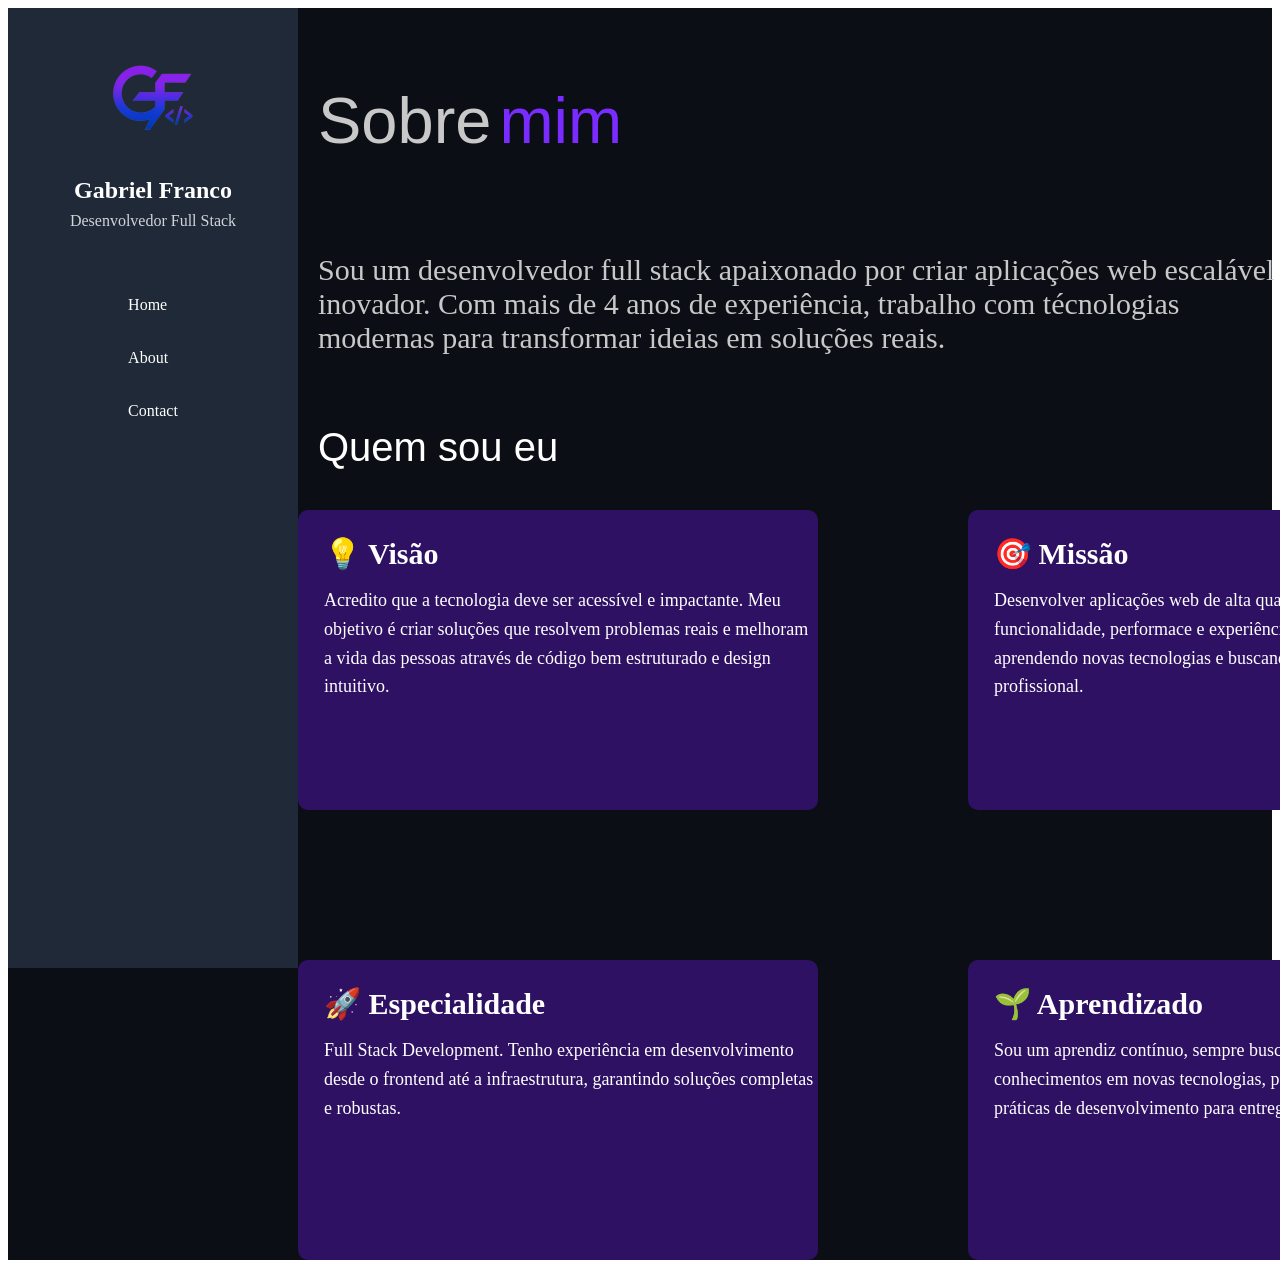
<file: pages/about.html>
<!DOCTYPE html>
<html lang="pt-BR">

<head>
    <meta charset="UTF-8">
    <title>About</title>

    <link rel="stylesheet" href="../frontend/css/header.css">
    <link rel="stylesheet" href="../frontend/css/about.css">
    <link rel="stylesheet" href="../frontend/css/index.css">
</head>

<body>

<div class="layout">

    <div id="sidebar"></div>

        <main class = "conteudo">

            <div class = "sobre"> 
            <p id="text1">Sobre</p>
            <p id="text2">mim</p>
            </div>

            <p id="text3"> 
                Sou um desenvolvedor full stack apaixonado por criar aplicações
                web escalável e inovador. Com mais de 4 anos de experiência,
                trabalho com técnologias modernas para transformar ideias em 
                soluções reais.            
            </p> 
            
            <p id="text4">
                Quem sou eu
            </p>

            <div class="container">
                <div class="bloco">
                    <h2 class="titulo">💡 Visão</h2>
                    <p class="texto">
                        Acredito que a tecnologia deve ser acessível e impactante.
                        Meu objetivo é criar soluções que resolvem problemas
                        reais e melhoram a vida das pessoas através de código
                        bem estruturado e design intuitivo.
                    </p>    
                </div>

                <div class="bloco">
                    <h2 class="titulo">🎯 Missão</h2>
                    <p class="texto">
                        Desenvolver aplicações web de alta qualidade que
                        combinam funcionalidade, performace e experiência do 
                        usuário. Estou sempre aprendendo novas tecnologias e 
                        buscando evoluir como profissional.
                    </p>  
                </div>
                    
                <div class="bloco">
                    <h2 class="titulo">🚀 Especialidade</h2>
                    <p class="texto">
                        Full Stack Development. Tenho experiência
                        em desenvolvimento desde o frontend até a infraestrutura, garantindo soluções completas e 
                        robustas.
                    </p>  
                </div>
                
                <div class="bloco">
                    <h2 class="titulo">🌱 Aprendizado</h2>
                    <p class="texto">
                        Sou um aprendiz contínuo, sempre buscando aprofundar meus conhecimentos em novas
                        tecnologias, padrões de design e melhores práticas de desenvolvimento para entregar cada vez 
                        mais valor.
                    </p>  
                </div>
            </div>

          

        </main>

</div>

<script>
fetch("../components/sidebar.html")
    .then(r => r.text())
    .then(html => {
        document.getElementById("sidebar").innerHTML = html;
    });
</script>

</body>
</html>
</file>
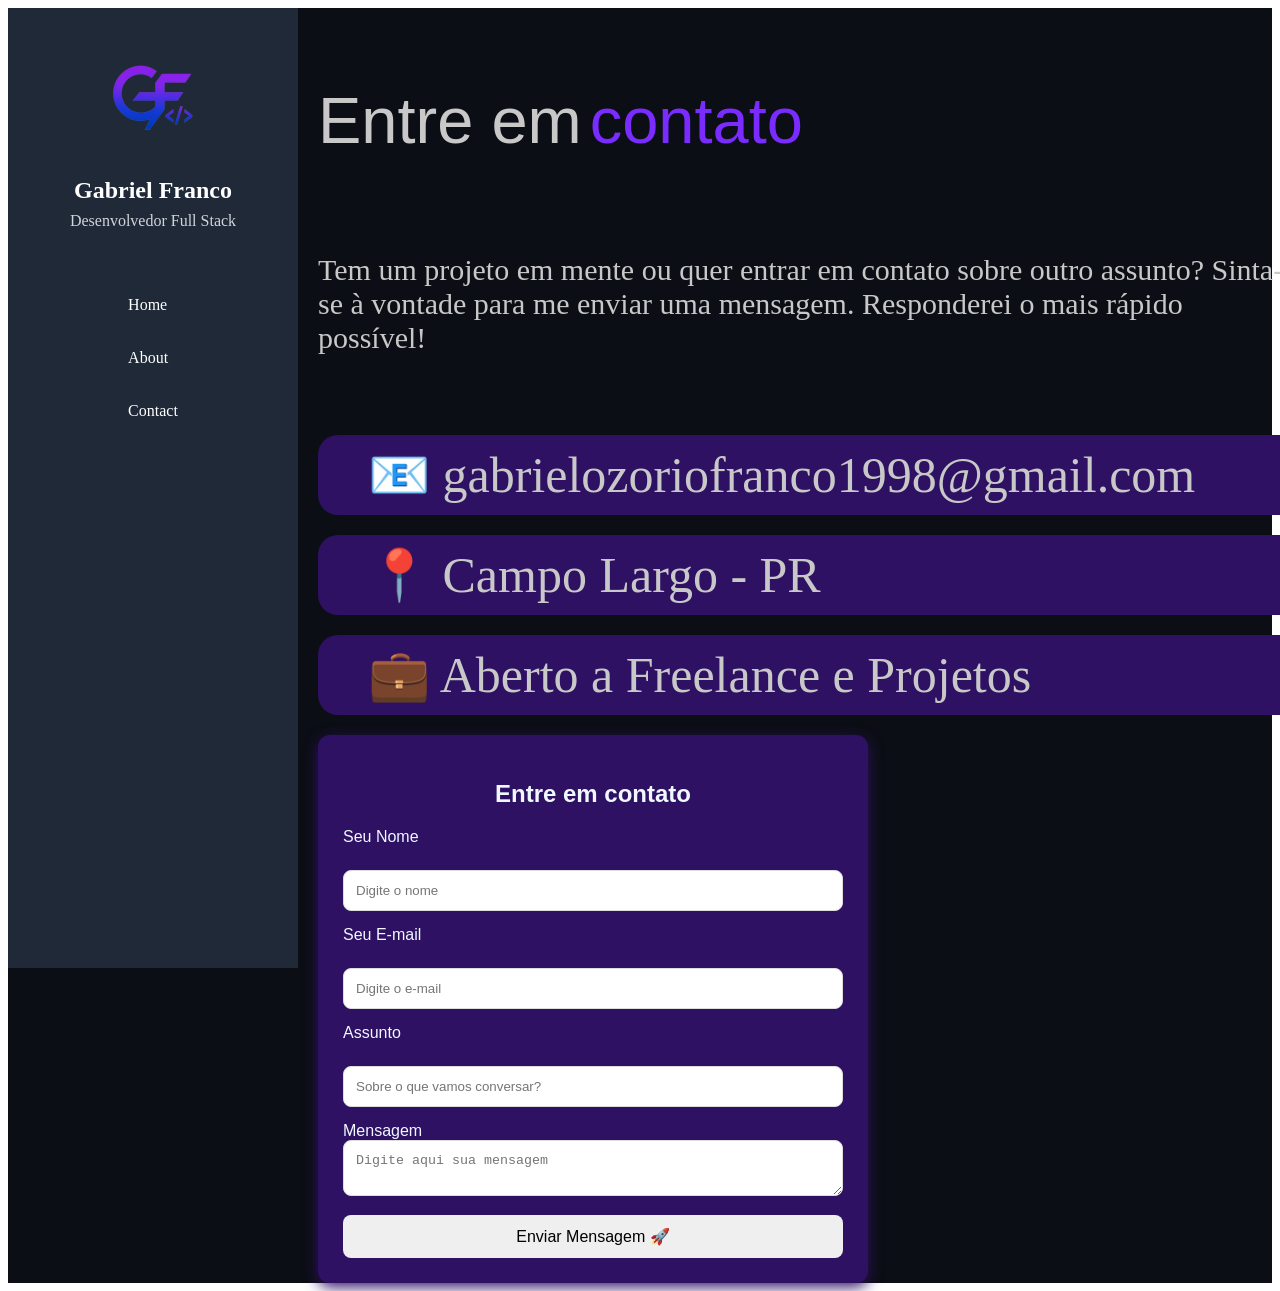
<file: pages/contact.html>
<!DOCTYPE html>
<html lang = "pt-BR">

<head>
    <meta charset="UTF-8">
    <title>Contato</title>

    <link rel="stylesheet" href="../frontend/css/index.css">
    <link rel="stylesheet" href="../frontend/css/contact.css">
    <link rel="stylesheet" href="../frontend/css/header.css">

</head>

<body>
    
    <div class="layout">

        <div id="sidebar"></div>

            <main class = "conteudo">

                <div class = "Informacao">
                <p id="text1">Entre em</p>
                <p id="text2">contato</p>
                </div>

                <p id = "text3"> 
                    Tem um projeto em mente ou quer entrar em contato sobre outro assunto?
                    Sinta-se à vontade para me enviar uma mensagem. Responderei o mais rápido possível!
                </p>

                <div class="container">
                    <div class="bloco">
                        <p class="texto4">
                            📧 gabrielozoriofranco1998@gmail.com
                        </p>
                    </div>

                        <div class="bloco">
                            <p class="texto4">
                                📍 Campo Largo - PR
                            </p>
                        </div>

                        <div class="bloco">
                            <p class="texto4">
                                💼 Aberto a Freelance e Projetos
                            </p>
                        </div>

                        
                    <div class="contato-box">
                        <h2>Entre em contato</h2>

                        <lable for = "nome"> Seu Nome</lable>
                        <br>
                        <input type = "text" id = "nome" placeholder="Digite o nome">
                        <br>

                        <lable for = "email">Seu E-mail</lable>
                        <br>
                        <input type = "email" id="email" placeholder="Digite o e-mail">
                        <br>

                        <lable for = "assunto">Assunto</lable>
                        <br>
                        <input type = "text" id = "assunto" placeholder="Sobre o que vamos conversar?">
                        <br>

                        <label for = "mensagem">Mensagem</label>
                        <br>
                        <textarea id = "mensagem" rows= "s" placeholder="Digite aqui sua mensagem"></textarea>
                        <br>
                        
                        <button type = "submit">Enviar Mensagem 🚀 </button>

                    </div>

                    </div>
                </div>
            </main>
    </div>

<script>
fetch("../components/sidebar.html")
    .then(r => r.text())
    .then(html => {
        document.getElementById("sidebar").innerHTML = html;
    });
</script>
</body>
</html>
</file>
<file: frontend/css/header.css>
.sidebar {
    width: 250px; 
    height: 100vh;
    background-color: #1f2937;

    display: flex;
    flex-direction: column;
    align-items: center;

    padding: 30px 20px;
}

.perfil {
    text-align: center;
    margin-bottom: 40px;
}

.logo {
    width: 120px;
    height: 120px;
    border-radius: 50%;
    object-fit: cover;
    margin-bottom: 15px;

}

.perfil h2 {
    color: white;
    margin: 0;
}

.perfil p {
    color: #d1d5db;
    margin-top: 8px;
}

.menu-lateral {
    display:flex;
    flex-direction: column;
    gap: 15px;
}

.menu-lateral a {
    text-decoration: none;
    color: white;
    padding: 10px;
    border-radius: 8px;
}

.menu-lateral a:hover {
    background-color: #374151;
}
</file>
<file: frontend/css/about.css>
.sobre{
    display: flex;
    align-items: center;
    font-family: 'Franklin Gothic Medium', 'Arial Narrow', Arial, sans-serif;
    margin-top: 1%;
    margin-left: 2%;
    gap: 8px;
    font-size: 65px;
}

#text1 {
    color:#c8c8c8;

}

#text2{
    color: #7A2BFF;

}

#text3{
    color: #c8c8c8;
    font-family: serif;
    font-size: 30px;
    margin-left: 2%;
}

#text4{
    color: white;
    font-size: 40px;
    font-family: 'Franklin Gothic Medium', 'Arial Narrow', Arial, sans-serif;
    margin-left: 2%;
}

.container{
    display: grid;
    grid-template-columns: repeat(2,1fr);
    gap: 150px;
    max-width: 1000px;
    margin: 0 auto;
    width: 100%;
    
}

.bloco {
    width: 520px;      /* largura */
    height: 300px;     /* altura */
    background-color: #2f1163;
    color: white;
    justify-content: center;
    border-radius: 10px;
    font-size: 24px;
}

.bloco:hover {
    transform: translateY(-8px);
    cursor: pointer;
}

.titulo{
    margin: 0 0 15px;
    font-size: 30px; 
    margin-left: 5%;
    margin-top: 5%;
}
.texto{
    margin:0;
    line-height: 1.6;
    font-size: 18px;
    margin-left: 5%;


}
</file>
<file: frontend/css/index.css>
.layout{
    display:flex;
    background-color: #0B0E14;   
    min-height: 100vh;
}
.conteudo{
    flex: 1;
    display: flex;
    flex-direction: column;
}
.hero {
    display: flex;
    justify-content: center;
    align-items: flex-start;
    padding: 3%;
}
.disponivel {
    color: #008000;
}
.texto {
    flex: 1;
}

.nome {
    color: #7A2BFF;
}

.cargo {
    color: white;
}

.descricao {
    color: #A0A0A0;
    font-size: 20px;
}
.imagem {    
    flex:1;
    display: flex;
    justify-content: flex-end;
}

.imagem img {
    width: 100%;
    max-width: 45%;;
    height: 45%;
    display: block;
    border-radius: 25%;

}

.botoes{
    display: flex;
    gap: 5%;
    margin-top: 10%;
}

.botao-projeto {
    background-color: #7A2BFF;
    color: white;
    border: none;
    padding: 10px 20px;
    cursor: pointer;
    border-radius: 5px;
    transition: background-color 0.3s ease;
    height: 60px;
}

.botao-contato {
    background-color: #7a2bFF;
    color: white;
    border: none;
    font-size: 16px;
    padding: 10px 20px;
    cursor: pointer;
    border-radius: 5px;
    transition: background-color 0.3s ease;
    height: 60px;

}

.stacks {
    margin: 2%;
    border: 2px solid #343a46;
    border-radius: 20px;
    background-color: #1a1f2b;
    display: flex;
    align-items: flex-start;
    padding: 20px;
}
.texto-stacks {
    color: #A0A0A0;
    margin-left: 2%;
}


.imagens-stacks img{
    height: 60px;
    width: 60px;
    object-fit: contain;

}

.imagens-stacks{
    display: flex;
    gap: 10px 100px;
    flex-wrap:wrap;
    margin-left: 60px;

}

.destaques {
    color: #d1d5db;
    margin-left: 2%;
}

.destaques-projetos{
    display: grid;
    grid-template-columns: repeat(3,1fr);
    gap: 25px;
    margin-top: 10px;
    margin-left: 2%;
}

.projeto{
    background-color: #7A2BFF;
    color: #d1d5db;
    border-radius: 15px;
    text-align: center;
    width: 80%;
    box-shadow: 0 4px 10px rgb(0,0,0,0.3);
    min-height: 150px;
    transition: transform 0.3s ease;
    text-decoration: none;
}

.projeto:hover {
    transform: translateY(-8px);
    cursor: pointer;
}
</file>
<file: frontend/css/contact.css>
.Informacao{
    display:flex;
    align-items: center;
    font-family: 'Franklin Gothic Medium', 'Arial Narrow', Arial, sans-serif;
    margin-top: 1%;
    margin-left: 2%;
    gap: 8px;
    font-size: 65px;
}

#text1 {
    color: #c8c8c8;
}

#text2 {
    color: #7A2BFF;
}

#text3 {
     color: #c8c8c8;
     font-family: serif;
     font-size: 30px;
     margin-left: 2%;
}

.container {
    display: grid;
    grid-template-columns: 1fr;
    grid-template-rows: repeat(3,auto);
    gap: 20px;
    margin: 0 auto;
    width: 100%;
    margin-left: 2%;
    margin-top: 5%;
}

.bloco {
    width: 1000px;
    height: auto;
    background-color: #2f1163; 
    justify-content: center;
    border-radius: 20px;
    font-size: 24px;

}

.bloco:hover {
    transform: translateY(-8px);
    cursor: pointer;
}

.texto4 {
    margin:0;
    line-height: 1.6;
    margin-left: 5%;
    font-size: 50px;
    color:#c8c8c8;
}

.contato-box{
    max-width: 500px;
    color:aliceblue;
    background-color: #2f1163;
    padding: 25px;
    border-radius: 12px;
    box-shadow: 0 4px 15px #2f1163;
    font-family: Arial, san;
}

.contato-box h2 {
    text-align: center;
    margin-bottom: 20px;
}

.contato-box lable {
    display: block;
    margin-bottom: 6px;
}

.contato-box input, 
.contato-box textarea {
    width: 100%;
    padding: 12px;
    margin-bottom: 15px;
    border: 1px solid #ddd;
    border-radius: 8px;
    box-sizing: border-box;
}

.contato-box button {
    width: 100%;
    padding: 12px;
    border: none;
    border-radius: 8px;
    cursor: pointer;
    font-size: 16px;
}

.contato-box button:hover {
    opacity: 0.9;
}
</file>
